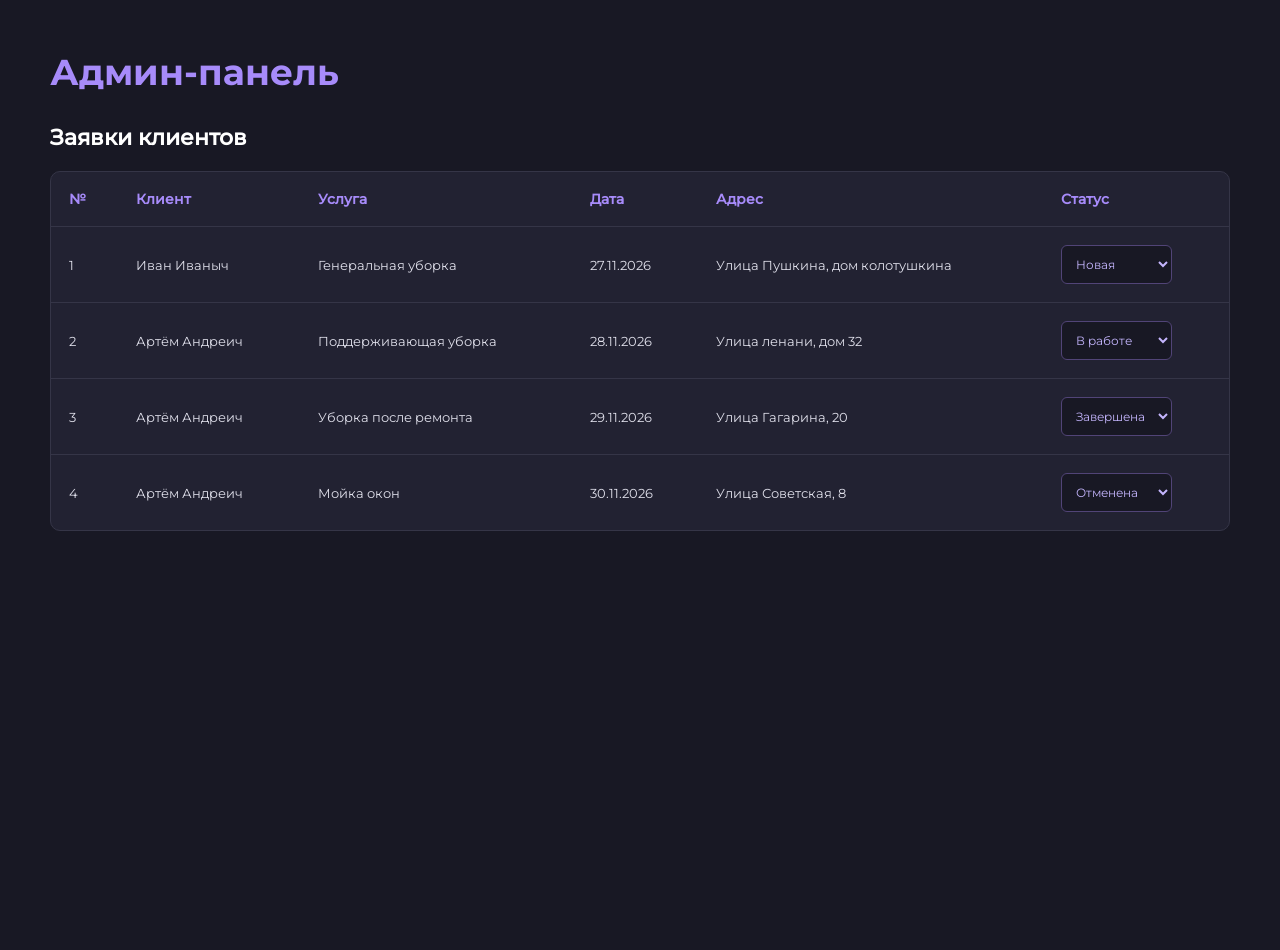
<file: admin.html>
<!doctype html>
<html lang="ru">
<head>
    <meta charset="UTF-8">
    <meta name="viewport" content="width=device-width, initial-scale=1.0">
    <title>Админ-панель</title>
    <link rel="stylesheet" href="style.css">
</head>
<body class="admin-page">

    <main class="admin">
        <h1 class="admin__title">Админ-панель</h1>

        <h2 class="admin__subtitle">Заявки клиентов</h2>

        <div class="admin__table">
            <table>
                <thead>
                    <tr>
                        <th>№</th>
                        <th>Клиент</th>
                        <th>Услуга</th>
                        <th>Дата</th>
                        <th>Адрес</th>
                        <th>Статус</th>
                    </tr>
                </thead>

                <tbody>
                    <tr>
                        <td>1</td>
                        <td>Иван Иваныч</td>
                        <td>Генеральная уборка</td>
                        <td>27.11.2026</td>
                        <td>Улица Пушкина, дом колотушкина</td>
                        <td>
                            <select>
                                <option value="new" selected>Новая</option>
                                <option value="work">В работе</option>
                                <option value="done">Завершена</option>
                                <option value="cancel">Отменена</option>
                            </select>
                        </td>
                    </tr>

                    <tr>
                        <td>2</td>
                        <td>Артём Андреич</td>
                        <td>Поддерживающая уборка</td>
                        <td>28.11.2026</td>
                        <td>Улица ленани, дом 32</td>
                        <td>
                            <select>
                                <option value="new">Новая</option>
                                <option value="work" selected>В работе</option>
                                <option value="done">Завершена</option>
                                <option value="cancel">Отменена</option>
                            </select>
                        </td>
                    </tr>

                    <tr>
                        <td>3</td>
                        <td>Артём Андреич</td>
                        <td>Уборка после ремонта</td>
                        <td>29.11.2026</td>
                        <td>Улица Гагарина, 20</td>
                        <td>
                            <select>
                                <option value="new">Новая</option>
                                <option value="work">В работе</option>
                                <option value="done" selected>Завершена</option>
                                <option value="cancel">Отменена</option>
                            </select>
                        </td>
                    </tr>

                    <tr>
                        <td>4</td>
                        <td>Артём Андреич</td>
                        <td>Мойка окон</td>
                        <td>30.11.2026</td>
                        <td>Улица Советская, 8</td>
                        <td>
                            <select>
                                <option value="new">Новая</option>
                                <option value="work">В работе</option>
                                <option value="done">Завершена</option>
                                <option value="cancel" selected>Отменена</option>
                            </select>
                        </td>
                    </tr>
                </tbody>
            </table>
        </div>
    </main>

</body>
</html>
</file>
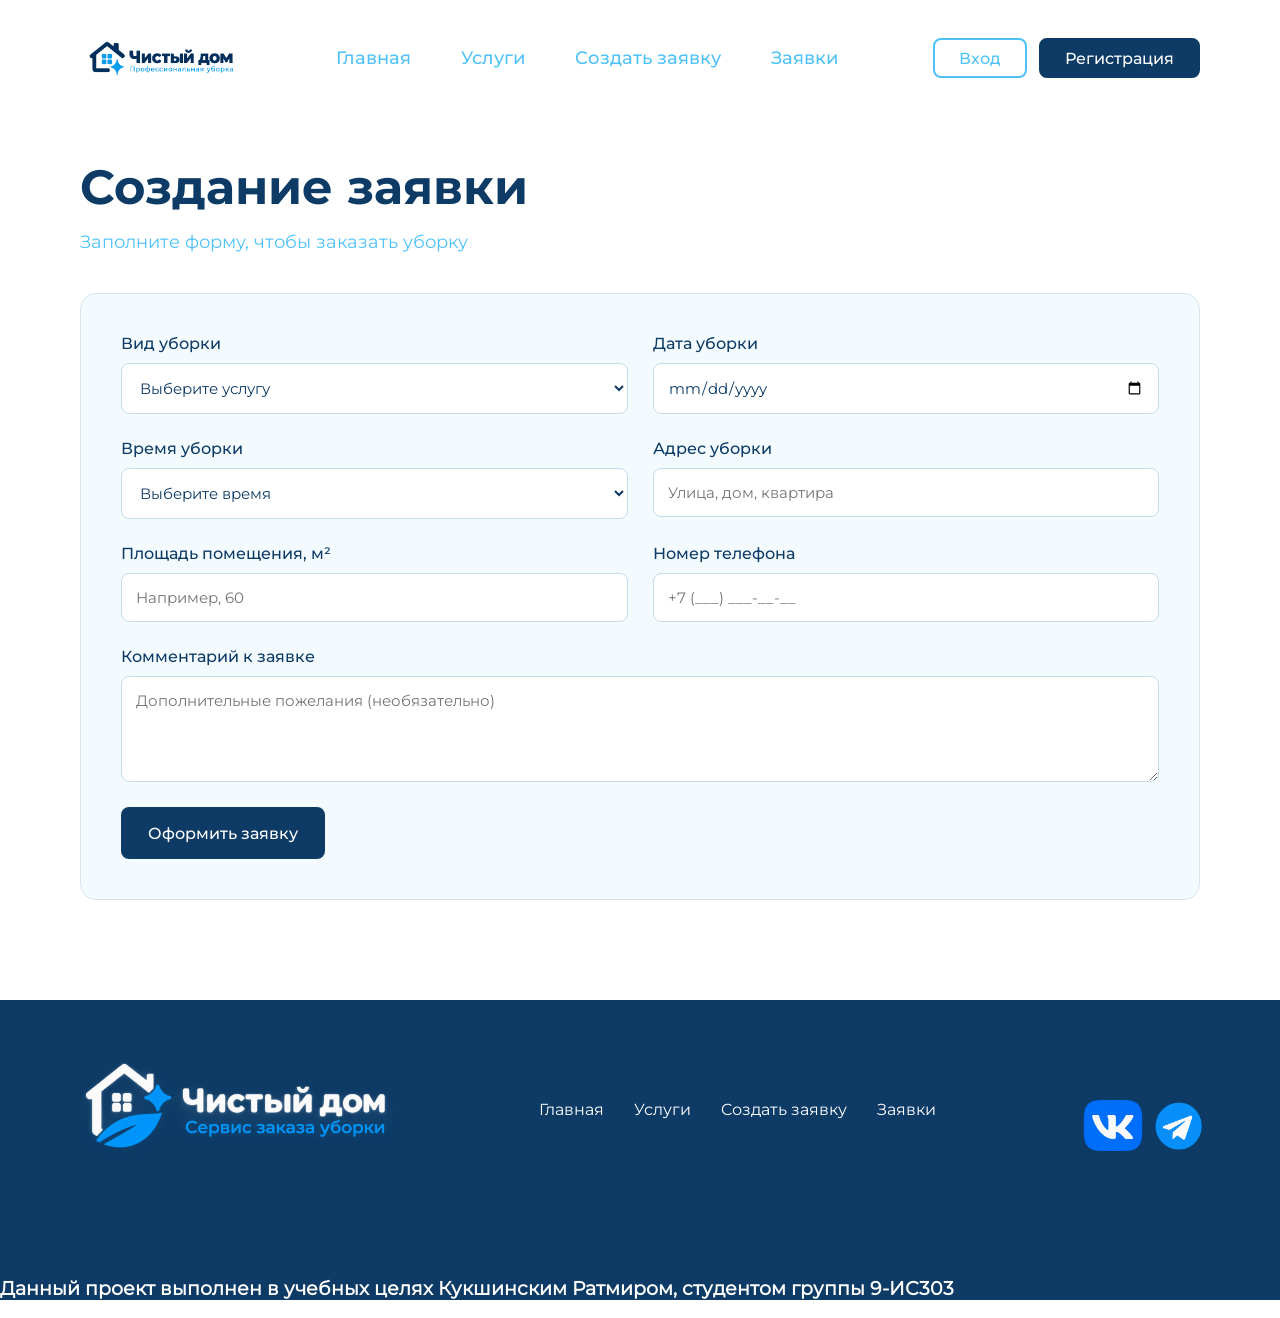
<file: create.html>
```html
<!doctype html>
<html lang="ru">
<head>
    <meta charset="UTF-8">
    <meta name="viewport" content="width=device-width, initial-scale=1.0">
    <title>Создание заявки</title>
    <link rel="stylesheet" href="style.css">
</head>
<body>
    <header>
        <nav>
            <section class="nav">
                <img class="nav__logo" src="Photo/logo.png" alt="Logo">
                <ul class="nav__list">
                    <li><a class="nav__link" href="index.html">Главная</a></li>
                    <li><a class="nav__link" href="index.html#order">Услуги</a></li>
                    <li><a class="nav__link" href="create.html">Cоздать заявку</a></li>
                    <li><a class="nav__link" href="orders.html">Заявки</a></li>
                </ul>
                <div class="auth">
                    <button onclick="window.location.href='login.html'" class="auth__btn auth__btn--login">Вход</button>
                    <button onclick="window.location.href='register.html'" class="auth__btn auth__btn--register">Регистрация</button>
                </div>
            </section>
        </nav>
    </header>

    <main class="create-order">
        <div class="create-order__title">
            <h1>Создание заявки</h1>
            <p>Заполните форму, чтобы заказать уборку</p>
        </div>

        <form class="create-order__form">
            <div class="create-order__field">
                <label for="service">Вид уборки</label>
                <select id="service" name="service" required>
                    <option value="">Выберите услугу</option>
                    <option value="general">Генеральная уборка</option>
                    <option value="maintenance">Поддерживающая уборка</option>
                    <option value="after-repair">Уборка после ремонта</option>
                    <option value="windows">Мойка окон</option>
                </select>
            </div>

            <div class="create-order__field">
                <label for="date">Дата уборки</label>
                <input type="date" id="date" name="date" required>
            </div>

            <div class="create-order__field">
                <label for="time">Время уборки</label>
                <select id="time" name="time" required>
                    <option value="">Выберите время</option>
                    <option value="09:00">09:00</option>
                    <option value="12:00">12:00</option>
                    <option value="15:00">15:00</option>
                    <option value="18:00">18:00</option>
                </select>
            </div>

            <div class="create-order__field">
                <label for="address">Адрес уборки</label>
                <input type="text" id="address" name="address" placeholder="Улица, дом, квартира" required>
            </div>

            <div class="create-order__field">
                <label for="area">Площадь помещения, м²</label>
                <input type="number" id="area" name="area" min="1" placeholder="Например, 60" required>
            </div>

            <div class="create-order__field">
                <label for="phone">Номер телефона</label>
                <input type="tel" id="phone" name="phone" placeholder="+7 (___) ___-__-__" required>
            </div>

            <div class="create-order__field create-order__field--big">
                <label for="comment">Комментарий к заявке</label>
                <textarea id="comment" name="comment" rows="4" placeholder="Дополнительные пожелания (необязательно)"></textarea>
            </div>

            <button type="submit" class="create-order__btn">Оформить заявку</button>
        </form>
    </main>

    <footer>
        <div class="site-footer">
            <img class="site-footer__logo" src="Photo/footer-logo.png" alt="Logo">
            <ul class="site-footer__list">
                <li><a class="site-footer__link" href="index.html">Главная</a></li>
                <li><a class="site-footer__link" href="index.html#order">Услуги</a></li>
                <li><a class="site-footer__link" href="create.html">Cоздать заявку</a></li>
                <li><a class="site-footer__link" href="orders.html">Заявки</a></li>
            </ul>
            <div class="link">
                <a href="https://vk.ru/ossatov">
                    <img class="site-footer__photo" src="Photo/vk.png" alt="VK">
                </a>
                <a href="https://vk.ru/ossatov">
                    <img class="site-footer__photo" src="Photo/tg.png" alt="TG">
                </a>
            </div>
        </div>
        <h3 class="site-footer__end">Данный проект выполнен в учебных целях Кукшинским Ратмиром, студентом группы 9-ИС303</h3>
    </footer>
</body>
</html>
```
</file>
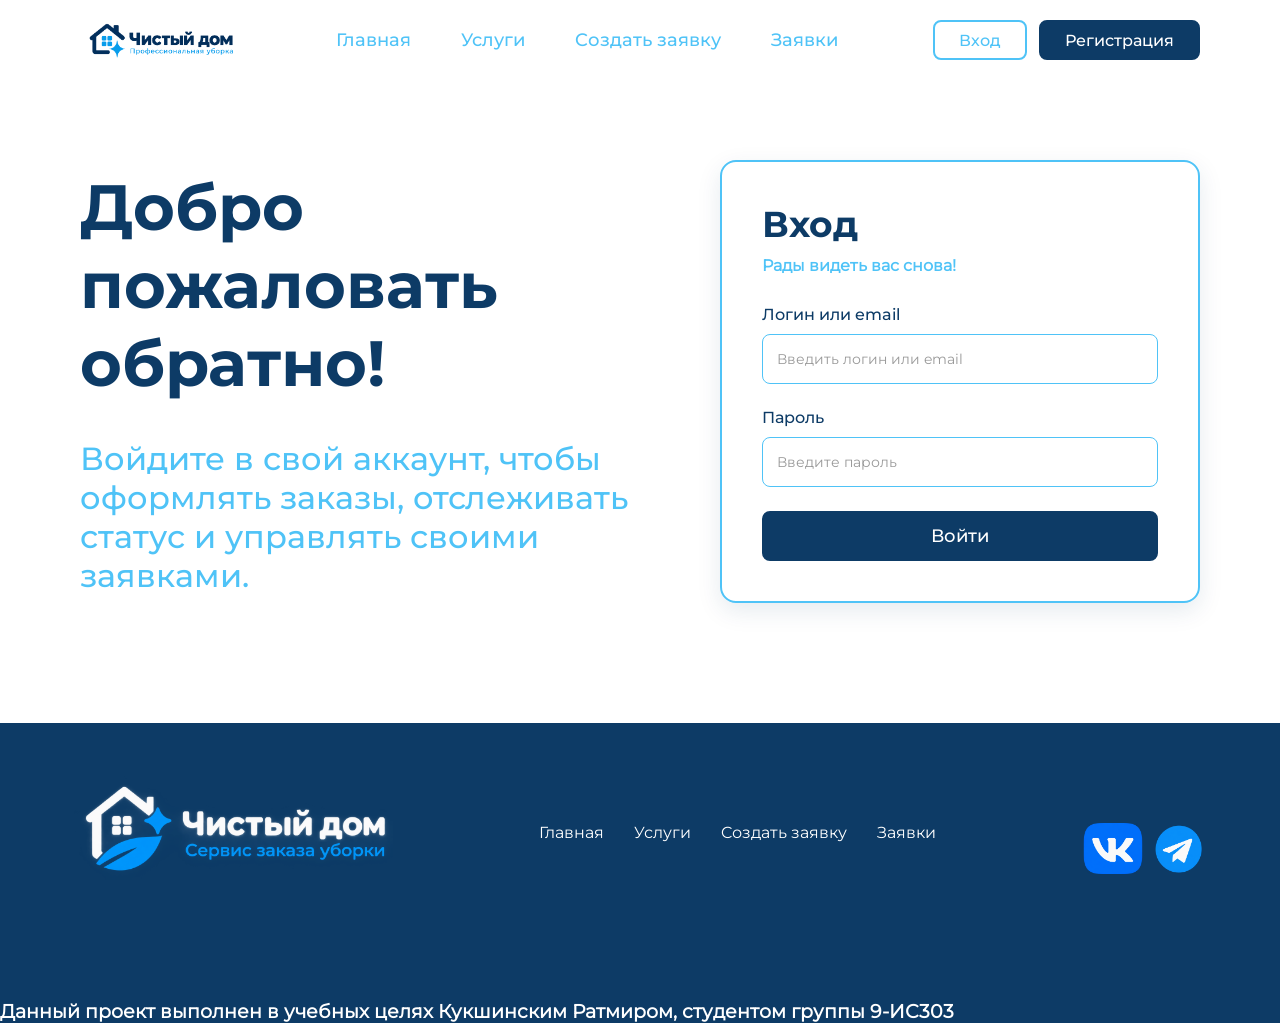
<file: login.html>
<!doctype html>
<html lang="RU">
  <head>
    <meta charset="UTF-8" />
    <meta name="viewport" content="width=device-width, initial-scale=1.0" />
    <title>Document</title>
    <link rel="stylesheet" href="style.css">
  </head>
  <body>
    <header>
      <nav>
        <section class="nav">
          <img class="nav__logo" src="Photo/logo.png" alt="Logo">
          <ul class="nav__list">
            <li><a class="nav__link" href="index.html">Главная</a></li>
            <li><a class="nav__link" href="index.html#order">Услуги</a></li>
            <li><a class="nav__link" href="create.html">Cоздать заявку</a></li>
            <li><a class="nav__link" href="orders.html">Заявки</a></li>
          </ul>
          <div class="auth">
          <button onclick="window.location.href='login.html'" class="auth__btn auth__btn--login">Вход</button>
          <button onclick="window.location.href='register.html'" class="auth__btn auth__btn--register">Регистрация</button>
          </div>
        </section>
      </nav>
    </header>
    <main class="page-login">
      <section class="hero-login">
        <div class="hero-login__content">
          <h1 class="hero__text"><b>Добро<br>пожаловать<br>обратно!</b></h1>
          <p class="hero__text-small">Войдите в свой аккаунт, чтобы<br>оформлять заказы, отслеживать<br>статус и управлять своими<br>заявками.</p>
          <div class="login">
            <div class="login__hello">
            <h2 class="login__main">Вход</h2>
            <h3 class="login__submain">Рады видеть вас снова!</h3>
            </div>
            <form class="login-form">
                <div class="form-group">
                    <label for="login">Логин или email</label>
                    <input type="text" name="login" id="login" placeholder="Введить логин или email" required>
                </div>
                <div class="form-group">
                    <label for="password">Пароль</label>
                    <input type="password" name="password" id="password" placeholder="Введите пароль" required>
                </div>
                <button class="submit" type="submit">Войти</button>
            </form>
          </div>
        </div>
      </section>
        </div>
    </main>
    <footer>
      <div class="site-footer">
         <img class="site-footer__logo" src="Photo/footer-logo.png" alt="Logo">
          <ul class="site-footer__list">
            <li><a class="site-footer__link" href="index.html">Главная</a></li>
            <li><a class="site-footer__link" href="index.html#order">Услуги</a></li>
            <li><a class="site-footer__link" href="create.html">Cоздать заявку</a></li>
            <li><a class="site-footer__link" href="orders.html">Заявки</a></li>
          </ul>
          <div class="link">
            <a href="https://vk.ru/ossatov">
              <img class="site-footer__photo" src="Photo/vk.png" alt="VK">
            </a>
            <a href="https://vk.ru/ossatov">
              <img class="site-footer__photo" src="Photo/tg.png" alt="TG">
            </a>
          </div>
          
      </div>
      <h3 class="site-footer__end">Данный проект выполнен в учебных целях Кукшинским Ратмиром, студентом группы 9-ИС303</h3>
    </footer>
  </body>
</html>
</file>
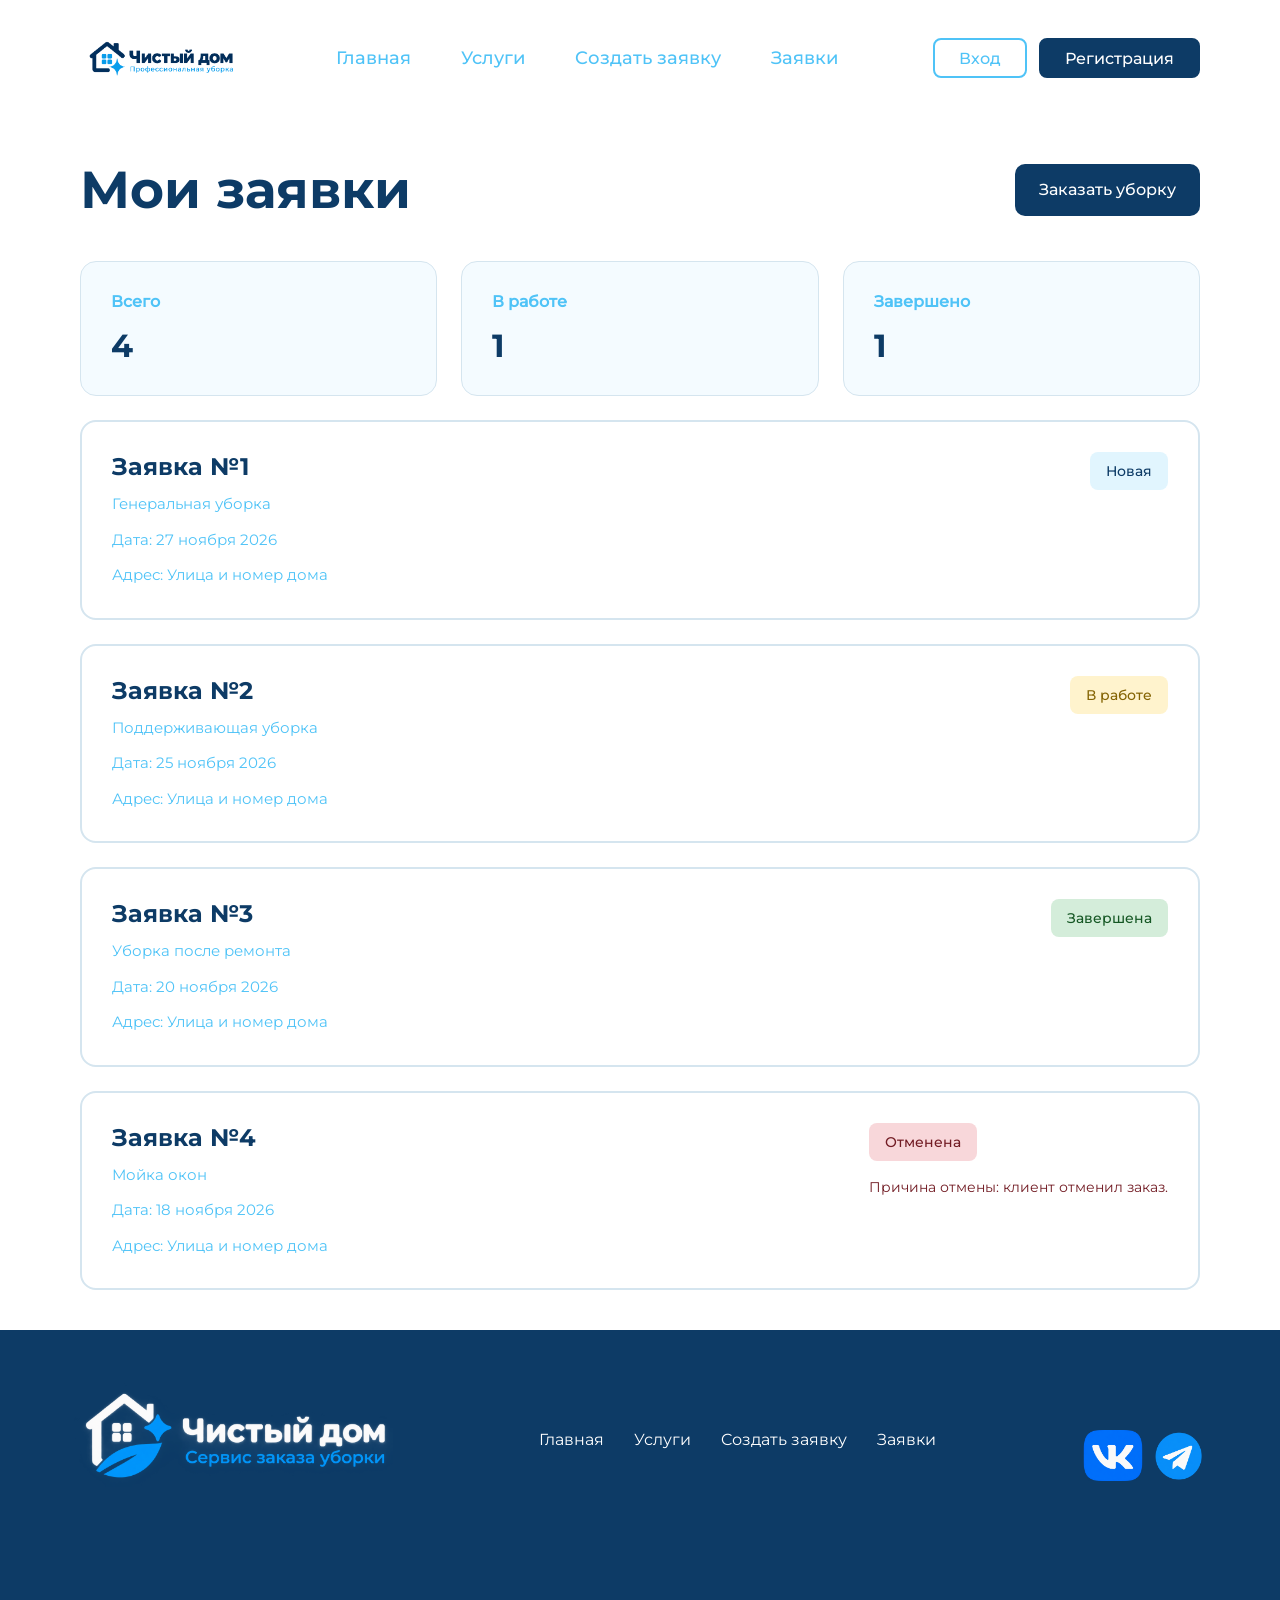
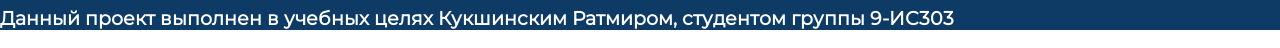
<file: orders.html>
```html
<!doctype html>
<html lang="RU">
  <head>
    <meta charset="UTF-8" />
    <meta name="viewport" content="width=device-width, initial-scale=1.0" />
    <title>Document</title>
    <link rel="stylesheet" href="style.css">
  </head>
  <body>
    <header>
      <nav>
        <section class="nav">
          <img class="nav__logo" src="Photo/logo.png" alt="Logo">
          <ul class="nav__list">
            <li><a class="nav__link" href="index.html">Главная</a></li>
            <li><a class="nav__link" href="index.html#order">Услуги</a></li>
            <li><a class="nav__link" href="create.html">Cоздать заявку</a></li>
            <li><a class="nav__link" href="orders.html">Заявки</a></li>
          </ul>
          <div class="auth">
          <button onclick="window.location.href='login.html'" class="auth__btn auth__btn--login">Вход</button>
          <button onclick="window.location.href='register.html'" class="auth__btn auth__btn--register">Регистрация</button>
          </div>
        </section>
      </nav>
    </header>
    <main class="page-orders">
        <div class="myorders">
     <h1 class="orders-my">Мои заявки</h1>
     <button onclick="window.location.href='create.html'" class="order-work">Заказать уборку</button>
     </div>
     <div class="order-container">
        <div class="order-info">
            <h2 class="order-info__main">Всего</h2>
            <p class="order-info__submain">4</p>
        </div>
        <div class="order-info">
            <h2 class="order-info__main">В работе</h2>
            <p class="order-info__submain">1</p>
        </div>
        <div class="order-info">
            <h2 class="order-info__main">Завершено</h2>
            <p class="order-info__submain">1</p>
        </div>
        <div class="allorders">
            <div class="main-order">
                <div class="order-text">
                    <h2 class="main-order__title">Заявка №1</h2>
                    <p class="main-order__subtitle">Генеральная уборка</p>
                    <p class="main-order__subtitle">Дата: 27 ноября 2026</p>
                    <p class="main-order__subtitle">Адрес: Улица и номер дома</p>
                </div>
                <div class="order-status">
                    <span class="status status--new">Новая</span>
                </div>
            </div>

            <div class="main-order">
                <div class="order-text">
                    <h2 class="main-order__title">Заявка №2</h2>
                    <p class="main-order__subtitle">Поддерживающая уборка</p>
                    <p class="main-order__subtitle">Дата: 25 ноября 2026</p>
                    <p class="main-order__subtitle">Адрес: Улица и номер дома</p>
                </div>
                <div class="order-status">
                    <span class="status status--work">В работе</span>
                </div>
            </div>

            <div class="main-order">
                <div class="order-text">
                    <h2 class="main-order__title">Заявка №3</h2>
                    <p class="main-order__subtitle">Уборка после ремонта</p>
                    <p class="main-order__subtitle">Дата: 20 ноября 2026</p>
                    <p class="main-order__subtitle">Адрес: Улица и номер дома</p>
                </div>
                <div class="order-status">
                    <span class="status status--done">Завершена</span>
                </div>
            </div>

            <div class="main-order">
                <div class="order-text">
                    <h2 class="main-order__title">Заявка №4</h2>
                    <p class="main-order__subtitle">Мойка окон</p>
                    <p class="main-order__subtitle">Дата: 18 ноября 2026</p>
                    <p class="main-order__subtitle">Адрес: Улица и номер дома</p>
                </div>
                <div class="order-status">
                    <span class="status status--cancel">Отменена</span>
                    <p class="main-order__subtitle">Причина отмены: клиент отменил заказ.</p>
                </div>
            </div>
        </div>
     </div>
    </main>
    <footer>
      <div class="site-footer">
         <img class="site-footer__logo" src="Photo/footer-logo.png" alt="Logo">
          <ul class="site-footer__list">
            <li><a class="site-footer__link" href="index.html">Главная</a></li>
            <li><a class="site-footer__link" href="index.html#order">Услуги</a></li>
            <li><a class="site-footer__link" href="create.html">Cоздать заявку</a></li>
            <li><a class="site-footer__link" href="orders.html">Заявки</a></li>
          </ul>
          <div class="link">
            <a href="https://vk.ru/ossatov">
              <img class="site-footer__photo" src="Photo/vk.png" alt="VK">
            </a>
            <a href="https://vk.ru/ossatov">
              <img class="site-footer__photo" src="Photo/tg.png" alt="TG">
            </a>
          </div>
          
      </div>
      <h3 class="site-footer__end">Данный проект выполнен в учебных целях Кукшинским Ратмиром, студентом группы 9-ИС303</h3>
    </footer>
  </body>
</html>
```
</file>
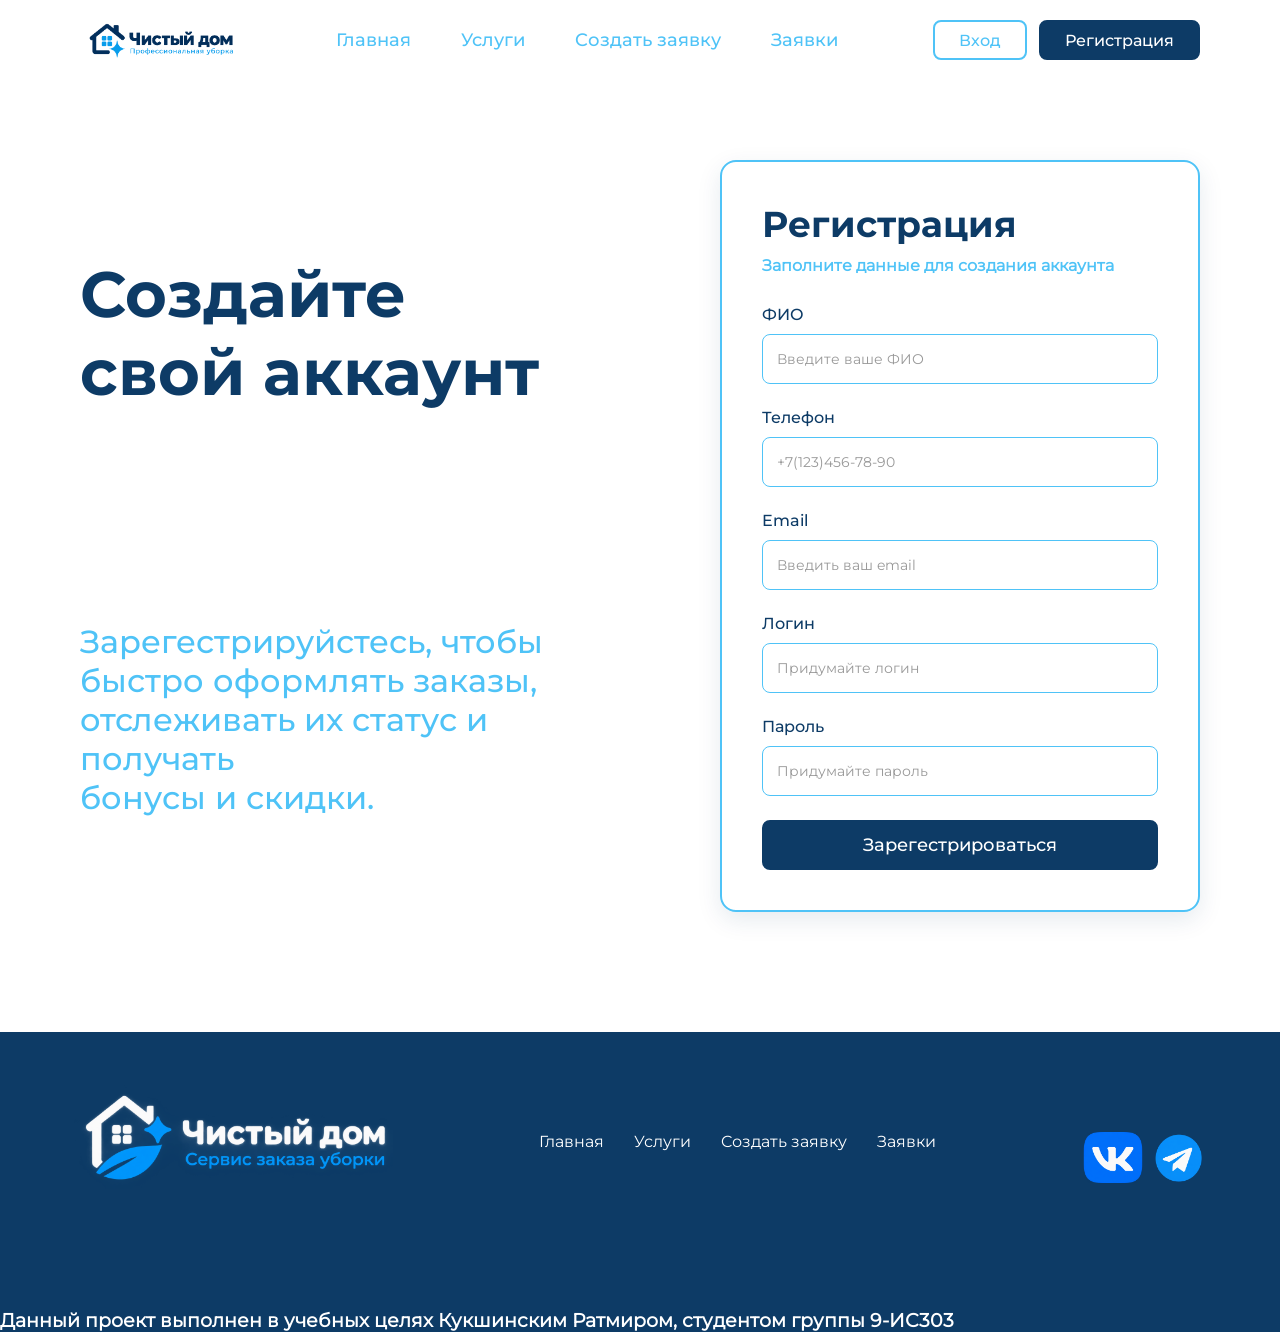
<file: register.html>
<!doctype html>
<html lang="RU">
  <head>
    <meta charset="UTF-8" />
    <meta name="viewport" content="width=device-width, initial-scale=1.0" />
    <title>Document</title>
    <link rel="stylesheet" href="style.css">
  </head>
  <body>
    <header>
      <nav>
        <section class="nav">
          <img class="nav__logo" src="Photo/logo.png" alt="Logo">
          <ul class="nav__list">
            <li><a class="nav__link" href="index.html">Главная</a></li>
            <li><a class="nav__link" href="index.html#order">Услуги</a></li>
            <li><a class="nav__link" href="create.html">Cоздать заявку</a></li>
            <li><a class="nav__link" href="orders.html">Заявки</a></li>
          </ul>
          <div class="auth">
          <button onclick="window.location.href='login.html'" class="auth__btn auth__btn--login">Вход</button>
          <button onclick="window.location.href='register.html'" class="auth__btn auth__btn--register">Регистрация</button>
          </div>
        </section>
      </nav>
    </header>
    <main class="page-register">
      <section class="hero-register">
        <div class="hero-register__content">
          <h1 class="hero__text"><b>Создайте<br>свой аккаунт</b></h1>
          <p class="hero__text-small">Зарегестрируйстесь, чтобы<br>быстро оформлять заказы,<br>отслеживать их статус и получать<br>бонусы и скидки.</p>
          <div class="register">
            <div class="register__hello">
            <h2 class="register__main">Регистрация</h2>
            <h3 class="register__submain">Заполните данные для создания аккаунта</h3>
            </div>
            <form class="register-form">
              <div class="form-group">
                    <label for="fullname">ФИО</label>
                    <input type="text" name="fullname" id="fullname" placeholder="Введите ваше ФИО" required>
                </div>
                <div class="form-group">
                    <label for="tel">Телефон</label>
                    <input type="tel" name="tel" id="tel" placeholder="+7(123)456-78-90" required >
                </div>
                <div class="form-group">
                    <label for="email">Email</label>
                    <input type="email" name="email" id="email" placeholder="Введить ваш email" required>
                </div>
                <div class="form-group">
                    <label for="login">Логин</label>
                    <input type="text" name="login" id="login" placeholder="Придумайте логин" required>
                </div>
                <div class="form-group">
                    <label for="password">Пароль</label>
                    <input type="password" name="password" id="password" placeholder="Придумайте пароль" minlength="6" required>
                </div>
                <button class="submit" type="submit">Зарегестрироваться</button>
            </form>
          </div>
        </div>
      </section>
        </div>
    </main>
    <footer>
      <div class="site-footer">
         <img class="site-footer__logo" src="Photo/footer-logo.png" alt="Logo">
          <ul class="site-footer__list">
            <li><a class="site-footer__link" href="index.html">Главная</a></li>
            <li><a class="site-footer__link" href="index.html#order">Услуги</a></li>
            <li><a class="site-footer__link" href="create.html">Cоздать заявку</a></li>
            <li><a class="site-footer__link" href="orders.html">Заявки</a></li>
          </ul>
          <div class="link">
            <a href="https://vk.ru/ossatov">
              <img class="site-footer__photo" src="Photo/vk.png" alt="VK">
            </a>
            <a href="https://vk.ru/ossatov">
              <img class="site-footer__photo" src="Photo/tg.png" alt="TG">
            </a>
          </div>
          
      </div>
      <h3 class="site-footer__end">Данный проект выполнен в учебных целях Кукшинским Ратмиром, студентом группы 9-ИС303</h3>
    </footer>
  </body>
</html>
</file>
<file: style.css>
* {
  margin: 0;
  padding: 0;
}

@font-face {
  font-family: Montserrat-Medium;
  src: url(fonts/Montserrat-Medium.woff2);
  font-style: normal;
  font-weight: 500;
  font-display: swap;
}

@font-face {
  font-family: Montserrat-Bold;
  src: url(fonts/Montserrat-Bold.woff2);
  font-style: normal;
  font-weight: 700;
  font-display: swap;
}

@font-face {
  font-family: Montserrat-Regular;
  src: url(fonts/Montserrat-Regular.woff2);
  font-style: normal;
  font-weight: 400;
  font-display: swap;
}

html {
  color: #fff;
  scroll-behavior: smooth;
}

a {
  text-decoration: none;
}

ul {
  list-style: none;
}

/* Навигационное меню */
.nav {
  display: flex;
  align-items: center;
  height: 80px;
  margin-left: 80px;
  margin-right: 80px;
  justify-content: space-between;
}

.nav__logo {
  width: 160px;
}

.nav__list {
  display: flex;
  gap: 50px;
}

.nav__link {
  color: #4fc3f7;
  font-family: "Montserrat-Medium";
  font-size: 18px;
}

.auth {
  display: flex;
  gap: 12px;
  align-items: center;
}

.auth__btn {
  display: inline-flex;
  align-items: center;
  height: 40px;
  padding: 0 24px;
  font-family: "Montserrat-Medium";
  font-size: 16px;
  border-radius: 8px;
}

.auth__btn--login {
  border: 2px solid #4fc3f7;
  background: #fff;
  color: #4fc3f7;
}

.auth__btn--register {
  border: 2px solid #0d3b66;
  background: #0d3b66;
  color: #fff;
}

/* Первый экран */

.hero {
  display: flex;
  align-items: center;
  height: 620px;
  margin-left: 80px;
  margin-right: 80px;
  margin-top: 120px;
  gap: 20px;
}

.hero__sofa {
  width: 1090px;
  height: 620px;
}

.hero__text {
  color: #0d3b66;
  font-family: "Montserrat-Bold";
  font-size: 64px;
}

.hero__text-small {
  color: #4fc3f7;
  font-family: "Montserrat-Medium";
  font-size: 32px;
}

.hero__btn {
  margin-top: 30px;
  display: inline-flex;
  align-items: center;
  height: 60px;
  padding: 0 24px;
  font-family: "Montserrat-Medium";
  font-size: 24px;
  border-radius: 8px;
}

.hero__btn--order {
  border: 2px solid #0d3b66;
  background: #0d3b66;
  color: #fff;
}

.hero__btn--servis {
  color: #4fc3f7;
  background: #fff;
  border: none;
}

/* ORDER */
.order {
  display: flex;
  align-items: center;
  height: 620px;
  margin-left: 80px;
  margin-right: 80px;
  margin-top: 120px;
  gap: 20px;
}

.order__container--flex {
  display: flex;
  gap: 80px;
  margin-top: 30px;
}

.order__photo {
  width: 533px;
}

.order__text--order {
  color: #0d3b66;
  font-family: "Montserrat-Bold";
}

.order__text--underorder,
.order__text--undermain {
  color: #4fc3f7;
  font-family: "Montserrat-Regular";
}

.order__text--main,
.order__text--price {
  color: #0d3b66;
  font-family: "Montserrat-Bold";
}

/* WHY-US */
.why-us {
  /* display: flex;
    align-items: center; */
  height: 220px;
  margin-left: 80px;
  margin-right: 80px;
  margin-top: 20px;
  gap: 20px;
}

.why-us__container {
  display: flex;
  gap: 110px;
}

.why-us__content {
  margin-top: 50px;
  display: flex;
}

.why-us__main {
  margin-left: 30px;
}

.why-us__title,
.why-us__text {
  color: #0d3b66;
  font-family: "Montserrat-Bold";
}

.why-us__subtext {
  color: #4fc3f7;
  font-family: "Montserrat-Regular";
}

.why-us__photo {
  width: 80px;
}

/* FOOTER */
footer {
  background-color: #0d3b66;
  height: 300px;
}

.site-footer {
  display: flex;
  justify-content: space-around;
}

.link {
  gap: 10px;
}

.site-footer__list {
  margin-top: 100px;
  display: flex;
  text-align: center;
  gap: 30px;
}

.site-footer__photo {
  width: 60px;
  padding-top: 100px;
}

.site-footer__link {
  color: #fff;
  font-family: "Montserrat-Regular";
}

.site-footer__logo {
  width: 320px;
  padding-top: 50px;
}

.site-footer__end {
  margin-top: 120px;
  color: #fff;
  font-family: "Montserrat-Regular";
}

/* LOGIN */
.page-login {
  margin-left: 80px;
  margin-right: 80px;
  margin-top: 80px;
  margin-bottom: 120px;
}

.hero-login {
  display: flex;
  align-items: center;
  justify-content: center;
}

.hero-login__content {
  display: grid;
  grid-template-columns: minmax(0, 1fr) minmax(320px, 480px);
  align-items: center;
  column-gap: 80px;
  row-gap: 20px;
  width: 100%;
  max-width: 1400px;
}

.login {
  grid-column: 2;
  grid-row: 1 / 3;
  padding: 40px;
  border: 2px solid #4fc3f7;
  border-radius: 16px;
  box-sizing: border-box;
  box-shadow: 0 8px 24px rgba(13, 59, 102, 0.1);
}

.login__hello {
  margin-bottom: 30px;
}

.login__main {
  color: #0d3b66;
  font-family: "Montserrat-Bold";
  font-size: 36px;
  margin-bottom: 10px;
}

.login__submain {
  color: #4fc3f7;
  font-family: "Montserrat-Regular";
  font-size: 16px;
}

.login-form {
  display: flex;
  flex-direction: column;
  gap: 24px;
}

.form-group {
  display: flex;
  flex-direction: column;
  gap: 10px;
}

.form-group label {
  color: #0d3b66;
  font-family: "Montserrat-Medium";
  font-size: 16px;
}

.form-group input {
  width: 100%;
  height: 50px;
  padding: 0 14px;
  border: 1px solid #4fc3f7;
  border-radius: 8px;
  box-sizing: border-box;
  color: #0d3b66;
  font-family: "Montserrat-Regular";
  font-size: 14px;
  outline: none;
}

.form-group input:focus {
  border-color: #0d3b66;
}

.form-group input::placeholder {
  color: #999;
  font-family: "Montserrat-Regular";
}

.submit {
  width: 100%;
  height: 50px;
  border: 2px solid #0d3b66;
  border-radius: 8px;
  background-color: #0d3b66;
  color: #fff;
  font-family: "Montserrat-Medium";
  font-size: 18px;
  cursor: pointer;
}

.submit:hover {
  background-color: #4fc3f7;
  border-color: #4fc3f7;
}

/* REGISTER */
.page-register {

  margin-left: 80px;
  margin-right: 80px;
  margin-top: 80px;
  margin-bottom: 120px;
}

.hero-register {
  display: flex;
  align-items: center;
  justify-content: center;
}

.hero-register__content {
  display: grid;
  grid-template-columns: minmax(0, 1fr) minmax(320px, 480px);
  align-items: center;
  column-gap: 80px;
  row-gap: 20px;
  width: 100%;
  max-width: 1400px;
}

.register {
  grid-column: 2;
  grid-row: 1 / 3;
  padding: 40px;
  border: 2px solid #4fc3f7;
  border-radius: 16px;
  box-sizing: border-box;
  box-shadow: 0 8px 24px rgba(13, 59, 102, 0.1);
}

.register__hello {
  margin-bottom: 30px;
}

.register__main {
  color: #0d3b66;
  font-family: "Montserrat-Bold";
  font-size: 36px;
  margin-bottom: 10px;
}

.register__submain {
  color: #4fc3f7;
  font-family: "Montserrat-Regular";
  font-size: 16px;
}

.register-form {
  display: flex;
  flex-direction: column;
  gap: 24px;
}

.register-form {
  display: flex;
  flex-direction: column;
  gap: 24px;
}

/* ORDERS */
.page-orders {
  background-color: #fff;
  min-height: 600px;
}

.myorders {
  display: flex;
  align-items: center;
  justify-content: space-between;
  margin: 60px 80px 40px;
  gap: 30px;
}

.orders-my {
  color: #0d3b66;
  font-family: 'Montserrat-Bold';
  font-size: 52px;
}

.order-work {
  display: inline-flex;
  align-items: center;
  justify-content: center;
  min-height: 52px;
  padding: 0 24px;
  border: 4px #0d3b66;
  border-radius: 10px;
  background-color: #0d3b66;
  color: #fff;
  font-family: 'Montserrat-Medium';
  font-size: 16px;
  cursor: pointer;
}

.order-work:hover {
  background-color: #164f80;
  border-color: #164f80;
}

.order-work:focus-visible {
  outline: 3px solid #4fc3f7;
  outline-offset: 3px;
}

.page-orders>.order-container {
  display: grid;
  grid-template-columns: repeat(3, minmax(0, 1fr));
  gap: 24px;
  margin: 0 80px 40px;
}

.page-orders>.order-container>.order-info {
  display: flex;
  flex-direction: column;
  gap: 15px;
  padding: 30px;
  border: 1px solid #d5e5ef;
  border-radius: 16px;
  background-color: #f4fbff;
}

.order-info__main {
  color: #4fc3f7;
  font-family: 'Montserrat-Medium';
  font-size: 16px;
}

.order-info__submain {
  color: #0d3b66;
  font-family: 'Montserrat-Bold';
  font-size: 32px;
}

.allorders {
  display: flex;
  flex-direction: column;
  gap: 24px;
  grid-column: 1 / -1;
  min-width: 0;
}

.main-order {
  display: flex;
  align-items: flex-start;
  justify-content: space-between;
  gap: 30px;
  padding: 30px;
  border: 2px solid #d5e5ef;
  border-radius: 16px;
}

.order-text {
  display: flex;
  flex-direction: column;
  align-items: flex-start;
  gap: 10px;
  min-width: 0;
}

.main-order__title {
  color: #0d3b66;
  font-family: 'Montserrat-Bold';
  font-size: 24px;
}

.main-order__subtitle {
  color: #4fc3f7;
  font-family: 'Montserrat-Regular';
  font-size: 15px;
  line-height: 1.7;
  overflow-wrap: anywhere;
}

.order-status {
  display: flex;
  flex-direction: column;
  align-items: flex-start;
  gap: 15px;
  flex-shrink: 0;
}

.status {
  display: inline-flex;
  align-items: center;
  justify-content: center;
  padding: 10px 16px;
  border-radius: 8px;
  font-family: 'Montserrat-Medium';
  font-size: 14px;
  white-space: nowrap;
}

.status--new {
  background-color: #e1f5fe;
  color: #0d3b66;
}

.status--work {
  background-color: #fff3cd;
  color: #856404;
}

.status--done {
  background-color: #d4edda;
  color: #155724;
}

.status--cancel {
  background-color: #f8d7da;
  color: #721c24;
}

.order-status .main-order__subtitle {
  max-width: 300px;
  color: #721c24;
  font-size: 14px;
}

/* CREATE ORDER */
.create-order {
  margin: 60px 80px 100px;
}

.create-order__title {
  margin-bottom: 40px;
}

.create-order__title h1 {
  color: #0d3b66;
  font-family: 'Montserrat-Bold';
  font-size: 48px;
}

.create-order__title p {
  margin-top: 15px;
  color: #4fc3f7;
  font-family: 'Montserrat-Regular';
  font-size: 18px;
}

.create-order__form {
  display: flex;
  flex-wrap: wrap;
  gap: 25px;
  padding: 40px;
  border: 1px solid #d5e5ef;
  border-radius: 16px;
  background-color: #f4fbff;
}

.create-order__field {
  display: flex;
  flex-direction: column;
  flex: 1 1 40%;
  gap: 10px;
  min-width: 0;
}

.create-order__field label {
  color: #0d3b66;
  font-family: 'Montserrat-Medium';
  font-size: 16px;
}

.create-order__field input,
.create-order__field select,
.create-order__field textarea {
  box-sizing: border-box;
  width: 100%;
  padding: 14px;
  border: 1px solid #c5dce9;
  border-radius: 8px;
  background-color: #fff;
  color: #0d3b66;
  font-family: 'Montserrat-Regular';
  font-size: 15px;
}

.create-order__field textarea {
  resize: vertical;
}

.create-order__field input:focus,
.create-order__field select:focus,
.create-order__field textarea:focus {
  outline: 2px solid #4fc3f7;
  border-color: #4fc3f7;
}

.create-order__field--big {
  flex-basis: 100%;
}

.create-order__btn {
  min-height: 52px;
  padding: 0 25px;
  border: 2px solid #0d3b66;
  border-radius: 8px;
  background-color: #0d3b66;
  color: #fff;
  font-family: 'Montserrat-Medium';
  font-size: 16px;
  cursor: pointer;
}

.create-order__btn:hover {
  background-color: #164f80;
  border-color: #164f80;
}

/* АДАПТИВНОСТЬ */
@media (max-width: 767px) {
  .create-order {
    margin: 35px 16px 60px;
  }

  .create-order__title h1 {
    font-size: 34px;
  }

  .create-order__title p {
    font-size: 16px;
    line-height: 1.5;
  }

  .create-order__form {
    padding: 22px;
    gap: 20px;
  }

  .create-order__field {
    flex-basis: 100%;
  }

  .create-order__btn {
    width: 100%;
  }
}
/* ADMIN */
.admin-page {
    min-height: 100vh;
    background-color: #181824;
    color: #fff;
    font-family: 'Montserrat-Regular';
}

.admin {
    margin: 50px;
}

.admin__title {
    color: #a78bfa;
    font-family: 'Montserrat-Bold';
    font-size: 36px;
}

.admin__subtitle {
    margin-top: 30px;
    margin-bottom: 20px;
    font-family: 'Montserrat-Medium';
    font-size: 22px;
}

.admin__table {
    overflow-x: auto;
    border: 1px solid #353547;
    border-radius: 10px;
    background-color: #222232;
}

.admin__table table {
    width: 100%;
    border-collapse: collapse;
    text-align: left;
}

.admin__table th {
    padding: 18px;
    border-bottom: 1px solid #353547;
    color: #a78bfa;
    font-family: 'Montserrat-Medium';
    font-size: 14px;
}

.admin__table td {
    padding: 18px;
    border-bottom: 1px solid #353547;
    color: #e0e0eb;
    font-size: 13px;
}

.admin__table tr:last-child td {
    border-bottom: none;
}

.admin__table tbody tr:hover {
    background-color: #2b2b40;
}

.admin__table select {
    padding: 10px;
    border: 1px solid #514477;
    border-radius: 6px;
    background-color: #181824;
    color: #c4b5fd;
    font-family: 'Montserrat-Regular';
    font-size: 12px;
    cursor: pointer;
}



/* АДАПТИВ ДЛЯ НОУТБУКОВ И ПЛАНШЕТОВ */
@media (max-width: 1100px) {
  .nav {
    margin-left: 40px;
    margin-right: 40px;
  }

  .nav__list {
    gap: 20px;
  }

  .page-login {
    margin-left: 40px;
    margin-right: 40px;
  }

  .hero-login__content {
    column-gap: 40px;
    grid-template-columns: minmax(0, 1fr) minmax(300px, 430px);
  }

  .hero-login__content .hero__text {
    font-size: 48px;
  }

  .hero-login__content .hero__text-small {
    font-size: 20px;
  }

  .login {
    padding: 30px;
  }

  .site-footer__logo {
    width: 240px;
  }

  .site-footer__list {
    gap: 20px;
  }
}

/* АДАПТИВ ДЛЯ ПЛАНШЕТОВ */
@media (max-width: 768px) {
  .nav {
    height: auto;
    margin-left: 24px;
    margin-right: 24px;
    padding-top: 20px;
    padding-bottom: 20px;
    flex-wrap: wrap;
    gap: 20px;
  }

  .nav__logo {
    width: 130px;
  }

  .nav__list {
    order: 3;
    width: 100%;
    justify-content: center;
    flex-wrap: wrap;
    gap: 16px 24px;
  }

  .auth {
    gap: 8px;
  }

  .auth__btn {
    height: 36px;
    padding: 0 12px;
    font-size: 14px;
  }

  .page-login {
    margin: 40px 24px 70px;
  }

  .hero-login__content {
    grid-template-columns: minmax(0, 1fr);
    gap: 30px;
  }

  .hero-login__content .hero__text {
    grid-column: 1;
    grid-row: 1;
    font-size: 44px;
  }

  .hero-login__content .hero__text-small {
    grid-column: 1;
    grid-row: 2;
    font-size: 18px;
  }

  .login {
    grid-column: 1;
    grid-row: 3;
    width: 100%;
    max-width: 480px;
    justify-self: center;
  }

  footer {
    height: auto;
    padding: 30px 24px;
    box-sizing: border-box;
  }

  .site-footer {
    align-items: center;
    flex-direction: column;
    gap: 30px;
  }

  .site-footer__logo {
    width: 240px;
    padding-top: 0;
  }

  .site-footer__list {
    margin-top: 0;
    justify-content: center;
    flex-wrap: wrap;
    gap: 20px;
  }

  .link {
    display: flex;
    gap: 20px;
  }

  .site-footer__photo {
    width: 45px;
    height: auto;
    padding-top: 0;
  }

  .site-footer__end {
    margin-top: 30px;
    text-align: center;
    font-size: 12px;
    line-height: 1.6;
  }
}

/* АДАПТИВ ДЛЯ ТЕЛЕФОНОВ */
@media (max-width: 480px) {
  .nav {
    margin-left: 16px;
    margin-right: 16px;
  }

  .nav__logo {
    width: 110px;
  }

  .nav__list {
    gap: 12px 18px;
  }

  .nav__link {
    font-size: 13px;
  }

  .auth__btn {
    padding: 0 8px;
    font-size: 12px;
  }

  .page-login {
    margin: 30px 16px 50px;
  }

  .hero-login__content {
    gap: 24px;
  }

  .hero-login__content .hero__text {
    font-size: 34px;
  }

  .hero-login__content .hero__text-small {
    font-size: 16px;
    line-height: 1.6;
  }

  .login {
    padding: 24px 18px;
    border-radius: 12px;
  }

  .login__main {
    font-size: 30px;
  }

  .login__submain {
    font-size: 14px;
  }

  .form-group label {
    font-size: 14px;
  }

  .form-group input {
    height: 46px;
    font-size: 13px;
  }

  .submit {
    height: 46px;
    font-size: 16px;
  }

  .site-footer__logo {
    width: 200px;
  }

  .site-footer__list {
    gap: 16px;
  }

  .site-footer__link {
    font-size: 13px;
  }

  .site-footer__end {
    font-size: 11px;
  }
}
</file>
